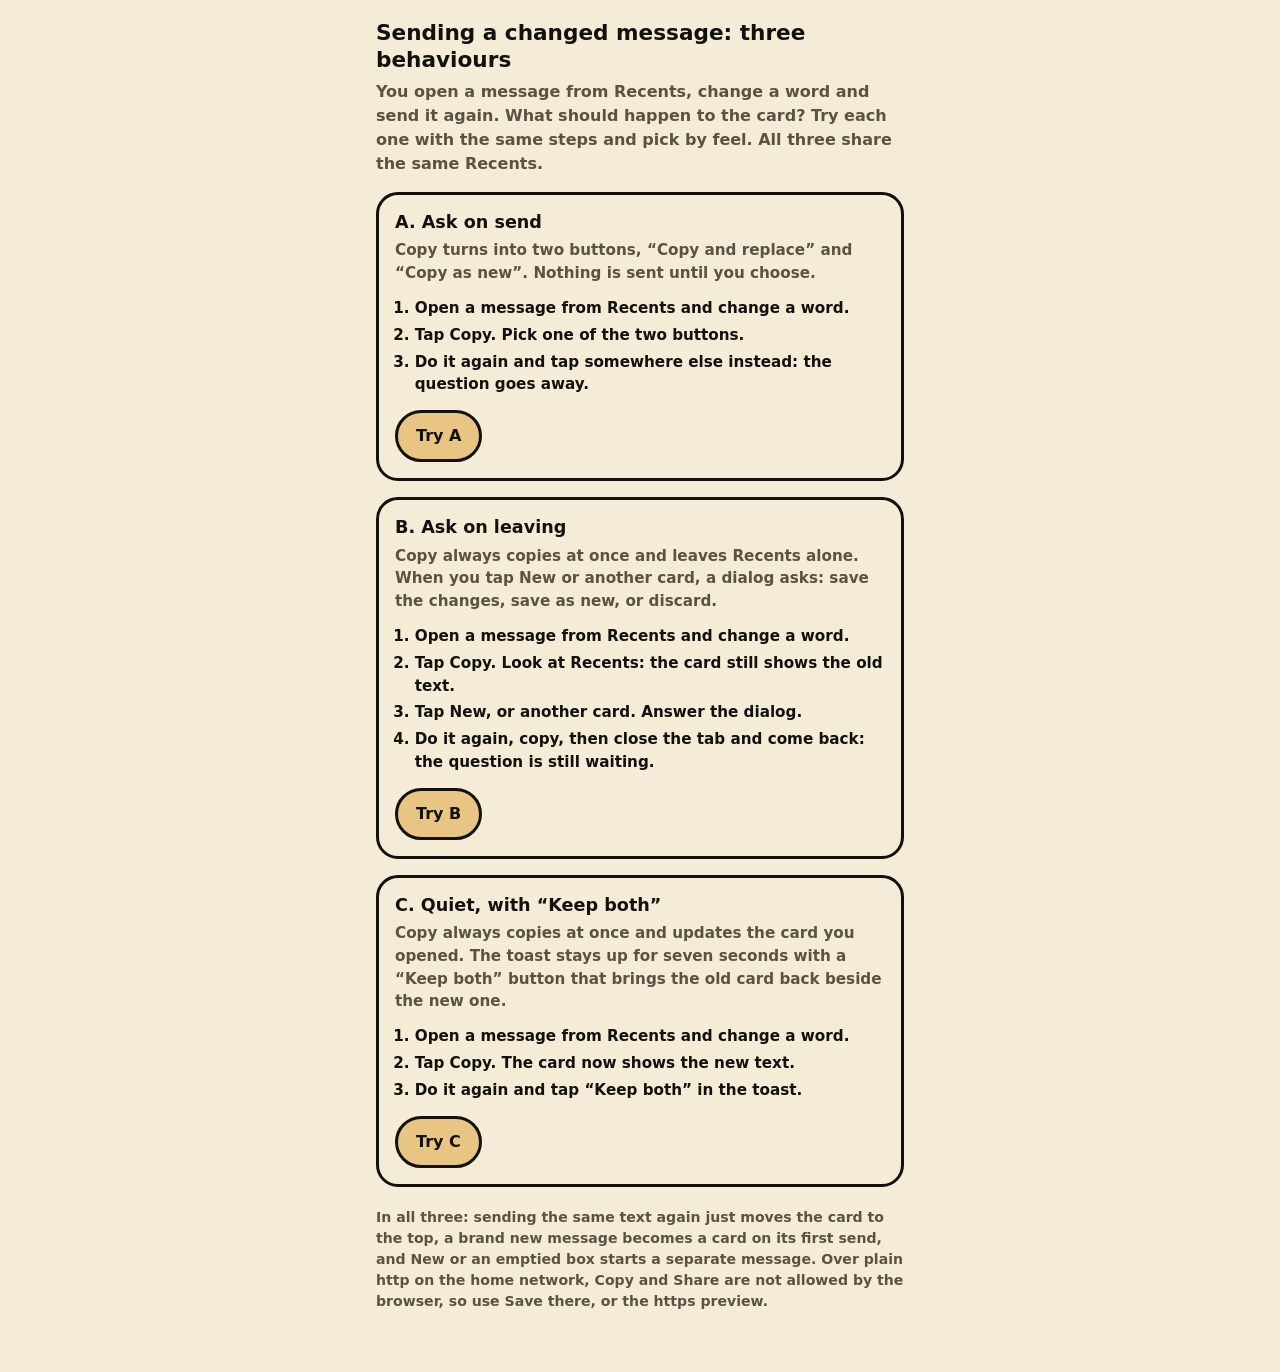
<file: prototype/index.html>
<!doctype html>
<html lang="en">
<head>
<meta charset="utf-8">
<meta name="viewport" content="width=device-width, initial-scale=1, viewport-fit=cover">
<meta name="robots" content="noindex">
<title>Prototype: sending a changed message</title>
<style>
  /* PROTOTYPE: goes, with the ?variant= code in index.html, once one behaviour is chosen. */
  :root { --bg: #f5ecd7; --fg: #121110; --muted: #5a5243; --line: #121110; --accent: #e8c583; --accent-ink: #121110; color-scheme: light; }
  @media (prefers-color-scheme: dark) { :root { --bg: #24201a; --fg: #f5ecd7; --muted: #c8bc9f; --line: #f5ecd7; color-scheme: dark; } }
  * { box-sizing: border-box; }
  body { margin: 0; background: var(--bg); color: var(--fg); font: 600 16px/1.5 "Avenir Next Rounded", ui-rounded, system-ui, sans-serif; }
  main { max-width: 560px; margin: 0 auto; padding: 20px 16px 48px; }
  h1 { font-size: 1.35rem; line-height: 1.25; margin: 0 0 6px; }
  p { margin: 0 0 12px; }
  .lead { color: var(--muted); }
  section { border: 3px solid var(--line); border-radius: 22px; padding: 14px 16px 16px; margin-top: 16px; }
  h2 { font-size: 1.1rem; margin: 0 0 4px; }
  .what { color: var(--muted); font-size: 0.95rem; }
  ol { margin: 0 0 14px; padding-left: 1.3em; font-size: 0.95rem; }
  li { margin-bottom: 4px; }
  a.go { display: inline-block; padding: 11px 18px; border: 3px solid var(--line); border-radius: 999px; background: var(--accent); color: var(--accent-ink); font-weight: 700; text-decoration: none; }
  .note { margin-top: 20px; font-size: 0.88rem; color: var(--muted); }
</style>
</head>
<body>
<main>
  <h1>Sending a changed message: three behaviours</h1>
  <p class="lead">You open a message from Recents, change a word and send it again. What should happen to the card? Try each one with the same steps and pick by feel. All three share the same Recents.</p>

  <section>
    <h2>A. Ask on send</h2>
    <p class="what">Copy turns into two buttons, &ldquo;Copy and replace&rdquo; and &ldquo;Copy as new&rdquo;. Nothing is sent until you choose.</p>
    <ol>
      <li>Open a message from Recents and change a word.</li>
      <li>Tap Copy. Pick one of the two buttons.</li>
      <li>Do it again and tap somewhere else instead: the question goes away.</li>
    </ol>
    <a class="go" href="../?variant=send">Try A</a>
  </section>

  <section>
    <h2>B. Ask on leaving</h2>
    <p class="what">Copy always copies at once and leaves Recents alone. When you tap New or another card, a dialog asks: save the changes, save as new, or discard.</p>
    <ol>
      <li>Open a message from Recents and change a word.</li>
      <li>Tap Copy. Look at Recents: the card still shows the old text.</li>
      <li>Tap New, or another card. Answer the dialog.</li>
      <li>Do it again, copy, then close the tab and come back: the question is still waiting.</li>
    </ol>
    <a class="go" href="../?variant=leave">Try B</a>
  </section>

  <section>
    <h2>C. Quiet, with &ldquo;Keep both&rdquo;</h2>
    <p class="what">Copy always copies at once and updates the card you opened. The toast stays up for seven seconds with a &ldquo;Keep both&rdquo; button that brings the old card back beside the new one.</p>
    <ol>
      <li>Open a message from Recents and change a word.</li>
      <li>Tap Copy. The card now shows the new text.</li>
      <li>Do it again and tap &ldquo;Keep both&rdquo; in the toast.</li>
    </ol>
    <a class="go" href="../?variant=quiet">Try C</a>
  </section>

  <p class="note">In all three: sending the same text again just moves the card to the top, a brand new message becomes a card on its first send, and New or an emptied box starts a separate message. Over plain http on the home network, Copy and Share are not allowed by the browser, so use Save there, or the https preview.</p>
</main>
</body>
</html>
</file>
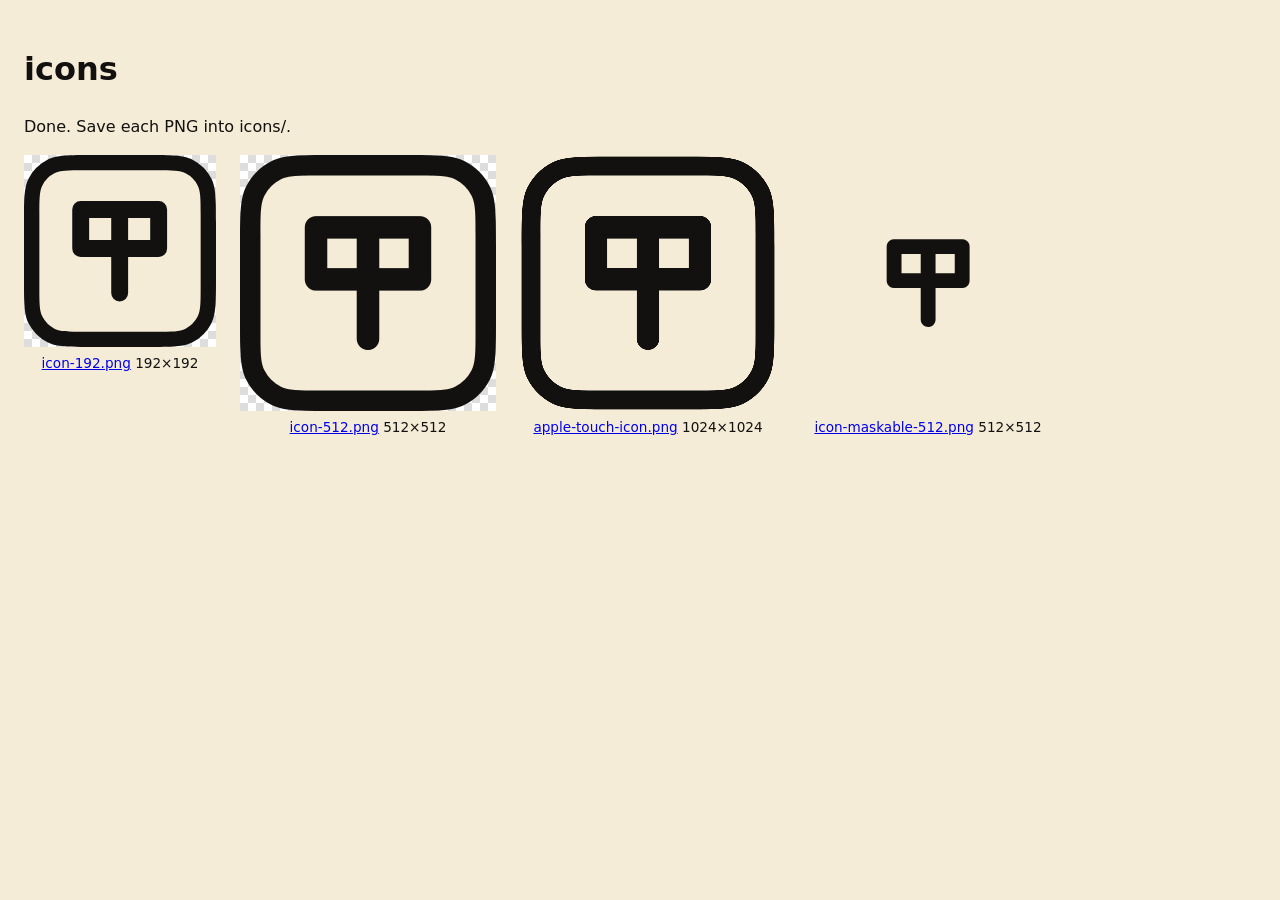
<file: scripts/icons.html>
<!doctype html>
<html lang="en">
<head>
<meta charset="utf-8">
<meta name="viewport" content="width=device-width, initial-scale=1">
<title>icons for ilo sitelen</title>
<style>
  body { margin: 0; padding: 24px; font: 16px/1.5 system-ui, sans-serif; background: #f5ecd7; color: #121110; }
  main { display: flex; gap: 24px; flex-wrap: wrap; align-items: flex-start; }
  figure { margin: 0; display: grid; gap: 6px; justify-items: center; font-size: 0.85rem; }
  canvas { max-width: 256px; height: auto; background: repeating-conic-gradient(#ddd 0 25%, #fff 0 50%) 0 0 / 16px 16px; }
  p { max-width: 70ch; }
  output { display: none; }
</style>
</head>
<body>
<!--
  Draws the app icons in the app's own look: the mark from the top bar, an ink frame around a cream tile with the ilo glyph
  inside. The tile is the iOS home screen shape, a rounded square with continuous corners, so the frame keeps an even width
  after iOS cuts the icon to that shape. The glyph is stroked a little so its monoline sits at the weight of the app's 3px lines.
  Chosen on 2026-11-02 from six candidates compared on mock home screens (frameless paper, ochre with and without the frame,
  the dark-mode mark, and the mark as a sticker on ochre were the others).
  - icon-192.png, icon-512.png: the mark with transparent corners, shown as-is by desktop browsers.
  - apple-touch-icon.png: the mark at 1024px with a hairline of cream at the very edge. iOS 26 reads the colour at the edge
    as the background and renders every other shape as a glass layer with bevels and a sheen: with ink at the edge the whole
    cream tile became a glass slab, and with the glyph alone on cream the glyph went smudgy. The hairline leaves iOS nothing
    to separate and it draws the icon as it is (nine variants tried on an iPhone on iOS 26, 2026-11-02). iOS cuts its own shape.
  - icon-maskable-512.png: full-bleed cream, the glyph alone inside the safe zone, for Android launchers to shape.
  The sitelen pona font is read out of ../index.html so it stays single-sourced. fetch() does not work over file://, so run
  from the repo root with `python3 -m http.server` and open http://localhost:8000/scripts/icons.html, then save each PNG into icons/.
  scripts/ is excluded from the deployment by .vercelignore.
-->
<h1>icons</h1>
<p id="status">Drawing…</p>
<main id="main"></main>
<script>
(async () => {
  const status = document.getElementById("status");
  try {
    const html = await (await fetch("../index.html")).text();
    const m = html.match(/font-family:'NasinNanpa';src:url\((data:font\/woff2;base64,[A-Za-z0-9+/=]+)\)/);
    if (!m) throw new Error("NasinNanpa data URI not found in ../index.html");
    const nasin = new FontFace("NasinNanpa", `url(${m[1]})`);
    document.fonts.add(await nasin.load());
    await document.fonts.ready;

    const PAPER = "#f5ecd7", INK = "#121110";
    const IOS_R = 0.2237; // the corner radius of an iOS icon, as a share of its side
    const rad = (deg) => deg * Math.PI / 180;

    // The iOS icon shape: a rounded square whose corners run into the sides without a kink (Figma's corner smoothing, 0.6
    // for iOS). The same construction as the figma-squircle package, as a Path2D.
    function squircle(x, y, w, h, r, s = 0.6) {
      const budget = Math.min(w, h) / 2;
      let sm = s, p = (1 + s) * r;
      if (p > budget) { sm = Math.min(s, budget / r - 1); p = Math.min(p, budget); }
      const arc = 90 * (1 - sm);
      const L = Math.sin(rad(arc / 2)) * r * Math.SQRT2;
      const alpha = (90 - arc) / 2;
      const p34 = r * Math.tan(rad(alpha / 2));
      const beta = 45 * sm;
      const c = p34 * Math.cos(rad(beta));
      const d = c * Math.tan(rad(beta));
      const b = (p - L - c - d) / 3, a = 2 * b;
      return new Path2D([
        `M ${x + w - p} ${y}`,
        `c ${a} 0 ${a + b} 0 ${a + b + c} ${d}`, `a ${r} ${r} 0 0 1 ${L} ${L}`, `c ${d} ${c} ${d} ${b + c} ${d} ${a + b + c}`,
        `L ${x + w} ${y + h - p}`,
        `c 0 ${a} 0 ${a + b} ${-d} ${a + b + c}`, `a ${r} ${r} 0 0 1 ${-L} ${L}`, `c ${-c} ${d} ${-(b + c)} ${d} ${-(a + b + c)} ${d}`,
        `L ${x + p} ${y + h}`,
        `c ${-a} 0 ${-(a + b)} 0 ${-(a + b + c)} ${-d}`, `a ${r} ${r} 0 0 1 ${-L} ${-L}`, `c ${-d} ${-c} ${-d} ${-(b + c)} ${-d} ${-(a + b + c)}`,
        `L ${x} ${y + p}`,
        `c 0 ${-a} 0 ${-(a + b)} ${d} ${-(a + b + c)}`, `a ${r} ${r} 0 0 1 ${L} ${-L}`, `c ${c} ${-d} ${b + c} ${-d} ${a + b + c} ${-d}`,
        "Z",
      ].join(" "));
    }

    const SPECS = [
      { name: "icon-192.png", size: 192, shape: "mark" },
      { name: "icon-512.png", size: 512, shape: "mark" },
      { name: "apple-touch-icon.png", size: 1024, shape: "apple" },
      { name: "icon-maskable-512.png", size: 512, shape: "maskable" },
    ];
    const urls = {};
    for (const spec of SPECS) {
      const S = spec.size;
      const c = document.createElement("canvas"); c.width = S; c.height = S;
      const g = c.getContext("2d");
      const BW = S * 0.08; // the frame: the app's 3px line on a 34px mark, scaled
      // The ilo glyph, centred on the tile by its ink box, with a stroke of `bold` around the monoline.
      const glyph = (px, bold) => {
        g.font = `${px}px NasinNanpa`; g.textBaseline = "alphabetic";
        const mt = g.measureText("ilo");
        const w = mt.actualBoundingBoxLeft + mt.actualBoundingBoxRight, h = mt.actualBoundingBoxAscent + mt.actualBoundingBoxDescent;
        const x = (S - w) / 2 + mt.actualBoundingBoxLeft, y = (S - h) / 2 + mt.actualBoundingBoxAscent;
        g.lineWidth = bold; g.strokeStyle = INK; g.lineJoin = "round"; g.lineCap = "round"; g.strokeText("ilo", x, y);
        g.fillStyle = INK; g.fillText("ilo", x, y);
      };
      // The cream tile inset by the frame width; the ink behind it shows as the frame.
      const tile = () => { g.fillStyle = PAPER; g.fill(squircle(BW, BW, S - 2 * BW, S - 2 * BW, S * IOS_R - BW)); };
      if (spec.shape === "mark") {
        // The mark itself: ink in the iOS shape, the tile on it, transparent corners.
        g.fillStyle = INK; g.fill(squircle(0, 0, S, S, S * IOS_R));
        tile(); glyph(S * 0.58, S * 0.03);
      } else if (spec.shape === "apple") {
        // Cream to the edge, the ink in the iOS shape a hairline in from it, then the tile. The hairline is what keeps
        // iOS 26 from turning the tile into a glass slab (see the note above); its own mask hides most of it.
        g.fillStyle = PAPER; g.fillRect(0, 0, S, S);
        const e = S * 0.006;
        g.fillStyle = INK; g.fill(squircle(e, e, S - 2 * e, S - 2 * e, S * IOS_R - e));
        tile(); glyph(S * 0.58, S * 0.03);
      } else {
        // Maskable: the launcher cuts its own shape and keeps the middle 80%, so only the glyph, kept well inside.
        g.fillStyle = PAPER; g.fillRect(0, 0, S, S);
        glyph(S * 0.38, S * 0.02);
      }
      const url = c.toDataURL("image/png"); urls[spec.name] = url;
      const fig = document.createElement("figure");
      fig.append(c);
      const cap = document.createElement("figcaption");
      cap.innerHTML = `<a download="${spec.name}" href="${url}">${spec.name}</a> ${S}×${S}`;
      fig.append(cap);
      document.getElementById("main").append(fig);
    }
    window.ICON_URLS = urls;
    status.textContent = "Done. Save each PNG into icons/.";
  } catch (e) {
    status.textContent = "Failed: " + e.message;
  }
})();
</script>
</body>
</html>
</file>
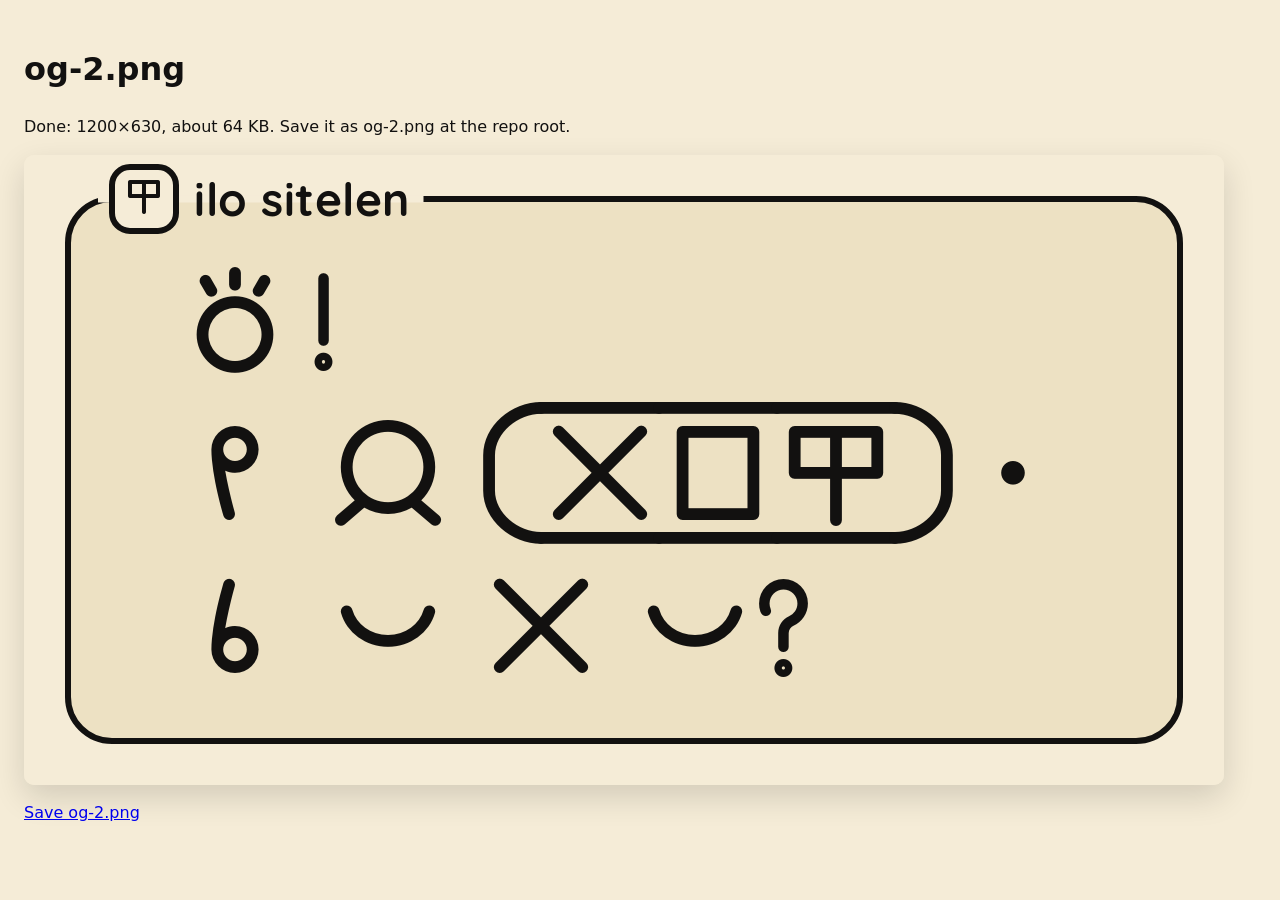
<file: scripts/og.html>
<!doctype html>
<html lang="en">
<head>
<meta charset="utf-8">
<meta name="viewport" content="width=device-width, initial-scale=1">
<title>og-2.png for ilo sitelen</title>
<link rel="preconnect" href="https://fonts.googleapis.com"><link rel="preconnect" href="https://fonts.gstatic.com" crossorigin>
<link rel="stylesheet" href="https://fonts.googleapis.com/css2?family=Quicksand:wght@700&display=swap">
<style>
  body { margin: 0; padding: 24px; font: 16px/1.5 system-ui, sans-serif; background: #f5ecd7; color: #121110; }
  canvas { display: block; max-width: 100%; height: auto; box-shadow: 0 12px 32px rgba(0, 0, 0, 0.14); border-radius: 10px; }
  p { max-width: 70ch; }
  output { display: none; }
</style>
</head>
<body>
<!--
  Draws og-2.png, the 1200 by 630 link card decided on https://github.com/paulbertil/ilo-sitelen/issues/12:
  what the app draws for "toki! mi jan Ali. sina pona ala pona?", in the app's own look: ink glyphs on a cream sheet with an
  ink outline, the mark and the name sitting on the top border the way every box in the app carries its name.
  The sitelen pona font is read out of ../index.html so it stays single-sourced. fetch() does not work over file://, so run
  from the repo root with `python3 -m http.server` and open http://localhost:8000/scripts/og.html, then save the PNG.
  Rerun it whenever the sample or the look changes, and give the file a new name (og-3.png) so chat apps drop their cached copy.
  scripts/ is excluded from the deployment by .vercelignore.
-->
<h1>og-2.png</h1>
<p id="status">Drawing…</p>
<canvas id="card" width="1200" height="630"></canvas>
<p><a id="save" download="og-2.png" hidden>Save og-2.png</a></p>
<output id="png"></output>
<script>
(async () => {
  const status = document.getElementById("status");
  try {
    // The font, out of the app page.
    const html = await (await fetch("../index.html")).text();
    const m = html.match(/font-family:'NasinNanpa';src:url\((data:font\/woff2;base64,[A-Za-z0-9+/=]+)\)/);
    if (!m) throw new Error("NasinNanpa data URI not found in ../index.html");
    const nasin = new FontFace("NasinNanpa", `url(${m[1]})`);
    document.fonts.add(await nasin.load());
    await document.fonts.load("700 46px Quicksand");
    await document.fonts.ready;

    // The spec, in image pixels. The app's 3px lines are 6px here: the card is shown at about half its size.
    const W = 1200, H = 630;
    const PAPER = "#f5ecd7", SHEET = "#ede1c3", INK = "#121110", BW = 6;
    const INSET = 44, R = 44;
    const GS = 118, GAP = GS * 0.3, NUDGE_DOWN = 14;
    const ROWS = [["toki!"], ["mi", "jan", "[alalipuilo]."], ["sina", "pona", "ala", "pona?"]];
    const GLYPH = `${GS}px NasinNanpa`;
    const MARK = 64, MARK_R = 18, MARKGLYPH = "40px NasinNanpa", WORD = "700 46px Quicksand", LEGEND_GAP = 18, LEGEND_PAD = 14;

    const c = document.getElementById("card");
    const g = c.getContext("2d");

    // Baseline for text in a line box of height `box` with line-height 1: half-leading above the font's content area.
    const baseline = (top, box, font, text) => {
      g.font = font;
      const mt = g.measureText(text);
      return top + (box - (mt.fontBoundingBoxAscent + mt.fontBoundingBoxDescent)) / 2 + mt.fontBoundingBoxAscent;
    };

    // Paper, and the sheet with its ink outline.
    g.fillStyle = PAPER;
    g.fillRect(0, 0, W, H);
    g.beginPath(); g.roundRect(INSET, INSET, W - 2 * INSET, H - 2 * INSET, R);
    g.fillStyle = SHEET; g.fill();
    g.lineWidth = BW; g.strokeStyle = INK; g.stroke();

    // Rows: left-aligned, the block centred on the sheet and nudged down a little under the legend.
    g.font = GLYPH;
    const widths = ROWS.map((row) => row.map((t) => g.measureText(t).width));
    const rowW = widths.map((ws) => ws.reduce((a, b) => a + b, 0) + GAP * (ws.length - 1));
    const blockW = Math.max(...rowW), blockH = ROWS.length * GS + GAP * (ROWS.length - 1);
    const left = (W - blockW) / 2, top = (H - blockH) / 2 + NUDGE_DOWN;
    g.fillStyle = INK;
    g.textBaseline = "alphabetic";
    ROWS.forEach((row, i) => {
      const rowTop = top + i * (GS + GAP);
      let x = left;
      row.forEach((t, j) => {
        g.font = GLYPH;
        g.fillText(t, x, baseline(rowTop, GS, GLYPH, t));
        x += widths[i][j] + GAP;
      });
    });

    // Legend on the top border, left: the mark, then the name. The border breaks behind it.
    g.font = WORD; g.letterSpacing = "0.5px";
    const wordW = g.measureText("ilo sitelen").width;
    g.letterSpacing = "0px";
    const legendX = INSET + 44, legendW = MARK + LEGEND_GAP + wordW;
    g.fillStyle = PAPER;
    g.fillRect(legendX - LEGEND_PAD, INSET - BW / 2 - 0.5, legendW + 2 * LEGEND_PAD, BW + 1);
    g.beginPath(); g.roundRect(legendX, INSET - MARK / 2, MARK, MARK, MARK_R);
    g.fillStyle = PAPER; g.fill();
    g.lineWidth = BW; g.strokeStyle = INK; g.stroke();
    g.fillStyle = INK;
    g.font = MARKGLYPH;
    const iloW = g.measureText("ilo").width;
    g.fillText("ilo", legendX + (MARK - iloW) / 2, baseline(INSET - 20, 40, MARKGLYPH, "ilo"));
    g.font = WORD; g.letterSpacing = "0.5px";
    g.fillText("ilo sitelen", legendX + MARK + LEGEND_GAP, baseline(INSET - 23, 46, WORD, "ilo sitelen"));
    g.letterSpacing = "0px";

    const url = c.toDataURL("image/png");
    const a = document.getElementById("save");
    a.href = url; a.hidden = false;
    document.getElementById("png").textContent = url;
    status.textContent = `Done: ${W}×${H}, about ${Math.round((url.length - 22) * 3 / 4 / 1024)} KB. Save it as og-2.png at the repo root.`;
  } catch (e) {
    status.textContent = "Failed: " + e.message;
  }
})();
</script>
</body>
</html>
</file>
